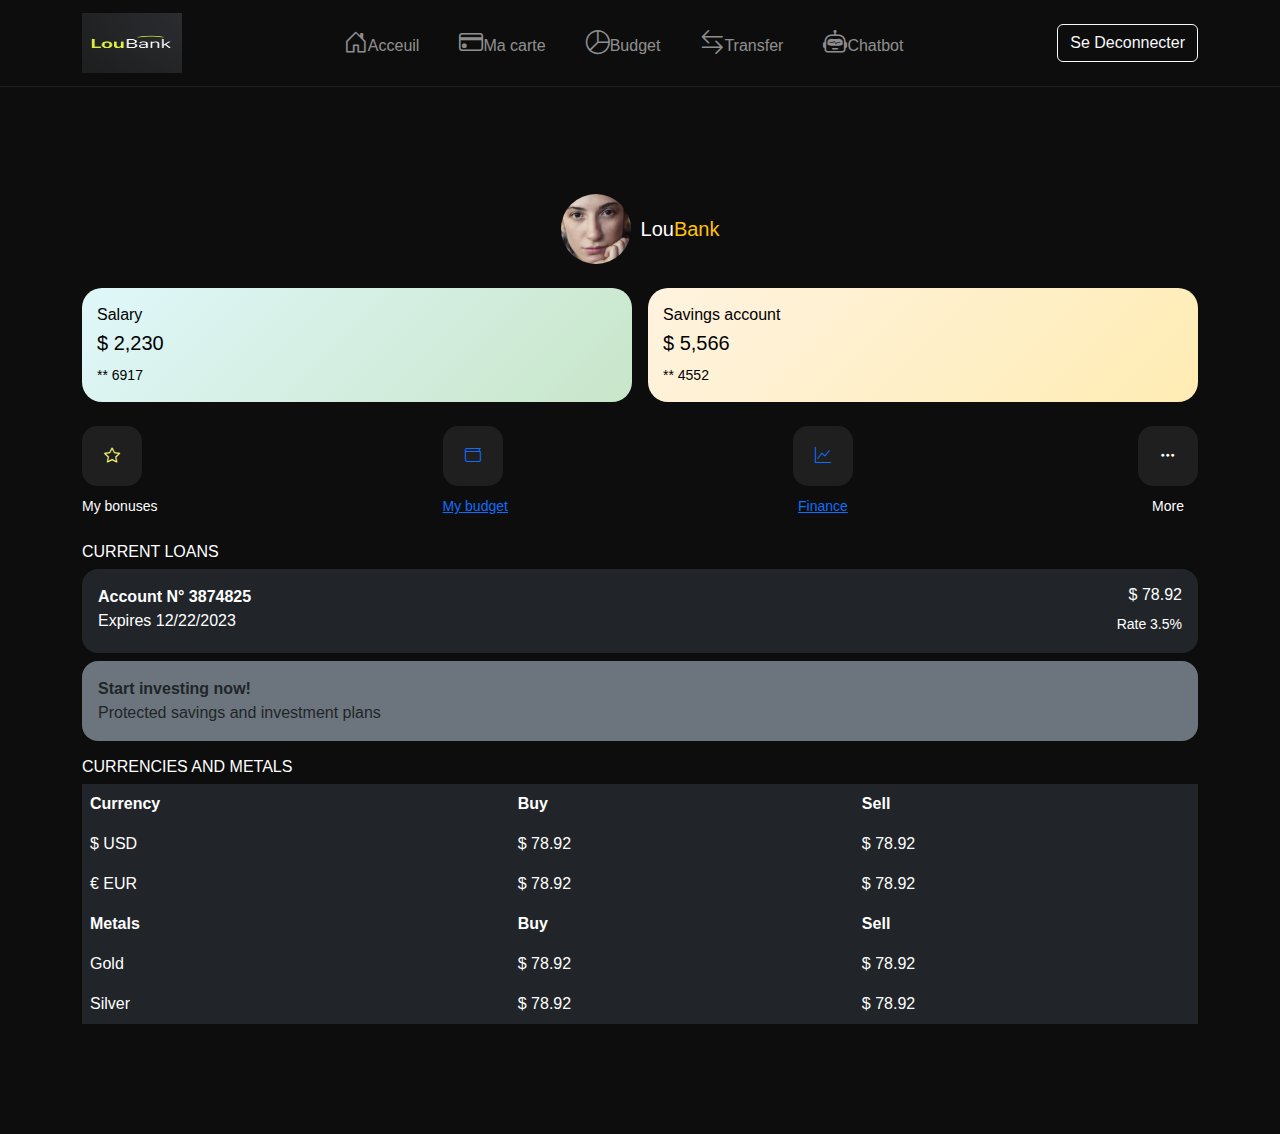
<file: index.html>
<!DOCTYPE html>
<html lang="fr">
<head>
  <meta charset="UTF-8" />
  <meta name="viewport" content="width=device-width, initial-scale=1" />
  <title>LouBank</title>

  <!-- Bootstrap CSS -->
  <link href="https://cdn.jsdelivr.net/npm/bootstrap@5.3.3/dist/css/bootstrap.min.css" rel="stylesheet" />
  <!-- Bootstrap Icons -->
  <link href="https://cdn.jsdelivr.net/npm/bootstrap-icons@1.10.5/font/bootstrap-icons.css" rel="stylesheet" />

  <style>
    body {
      background-color: #0d0d0d;
      color: white;
      font-family: 'Segoe UI', sans-serif;
      padding-top: 90px; /* espace pour compenser la navbar fixée */
      padding-bottom: 70px; /* espace pour compenser la navbar mobile en bas */
    }

    .card-custom {
      border-radius: 20px;
      padding: 15px;
      background: linear-gradient(135deg, #e0f7fa, #c8e6c9);
      color: black;
    }
    .card-custom-alt {
      border-radius: 20px;
      padding: 15px;
      background: linear-gradient(135deg, #fff3e0, #ffecb3);
      color: black;
    }
    .icon-box {
      width: 60px;
      height: 60px;
      border-radius: 15px;
      background-color: #1f1f1f;
      display: flex;
      align-items: center;
      justify-content: center;
    }
    .nav-bottom {
      position: fixed;
      bottom: 0;
      left: 0;
      right: 0;
      background-color: #0d0d0d;
      padding: 10px 0;
      display: flex;
      justify-content: space-around;
      align-items: center;
      border-top: 1px solid #222;
      z-index: 1030;
    }
    .nav-bottom i {
      font-size: 24px;
      color: white;
    }
    .nav-bottom a {
      color: white;
      text-decoration: none;
    }
    .nav-bottom a:hover i {
      color: #f9f871;
    }
    .rounded-circle {
      width: 70px;
      height: 70px;
      object-fit: cover;
      border-radius: 50%;
      display: block;
    }

    /* Correction : menu mobile ne masque pas le contenu */
    @media (max-width: 991px) {
      #navbarIcons.collapse.show {
        position: relative !important;
        background-color: #0d0d0d;
        padding: 1rem;
        box-shadow: none !important;
      }
    }

    /* Pour que l'icône étoile soit jaune */
    .icon-box .bi-star {
      color: #f9f871;
    }

    /* Pour enlever le bleu des icônes liées (wallet, graph), on force la couleur blanche */
    .icon-box a .bi-wallet,
    .icon-box a .bi-graph-up {
      color: white !important;
    }

    /* Conteneur du profil (photo + texte) centré verticalement et horizontalement */
    .profile-container {
      display: flex;
      align-items: center;
      justify-content: center; /* si tu veux centrer horizontalement aussi */
      gap: 10px;
      margin-bottom: 1.5rem;
    }
  </style>
</head>
<body>
  <!-- NAVBAR FIXE EN HAUT -->
  <div id="navbar-container" style="min-height: 80px;"></div>

  <div class="container py-4">
    <div class="profile-container">
      <img src="woman-2604283_1280.jpg" class="rounded-circle" alt="profile" />
      <h5 class="m-0">Lou<span class="text-warning">Bank</span></h5>
    </div>


    <div class="row g-3">
      <div class="col-6">
        <div class="card-custom">
          <p class="mb-1">Salary</p>
          <h5>$ 2,230</h5>
          <small>** 6917</small>
        </div>
      </div>
      <div class="col-6">
        <div class="card-custom-alt">
          <p class="mb-1">Savings account</p>
          <h5>$ 5,566</h5>
          <small>** 4552</small>
        </div>
      </div>
    </div>

    <div class="d-flex justify-content-between text-center mt-4">
      <div>
        <div class="icon-box mb-2"><i class="bi bi-star"></i></div>
        <small>My bonuses</small>
      </div>
      <div>
        <a href="page08.html">
          <div class="icon-box mb-2"><i class="bi bi-wallet"></i></div>
          <small>My budget</small>
        </a>
      </div>
      <div>
        <a href="page6.html">
          <div class="icon-box mb-2"><i class="bi bi-graph-up"></i></div>
          <small>Finance</small>
        </a>
      </div>
      <div>
        <div class="icon-box mb-2"><i class="bi bi-three-dots"></i></div>
        <small>More</small>
      </div>
    </div>

    <h6 class="mt-4">CURRENT LOANS</h6>
    <div class="bg-dark rounded-4 p-3 mb-2">
      <div class="d-flex justify-content-between">
        <div>
          <strong>Account N° 3874825</strong>
          <p class="mb-1">Expires 12/22/2023</p>
        </div>
        <div class="text-end">
          <h6>$ 78.92</h6>
          <small>Rate 3.5%</small>
        </div>
      </div>
    </div>

    <div class="bg-secondary rounded-4 p-3 mb-3 text-dark">
      <strong>Start investing now!</strong>
      <p class="mb-0">Protected savings and investment plans</p>
    </div>

    <h6>CURRENCIES AND METALS</h6>
    <table class="table table-dark table-borderless">
      <thead>
        <tr>
          <th>Currency</th>
          <th>Buy</th>
          <th>Sell</th>
        </tr>
      </thead>
      <tbody>
        <tr>
          <td>$ USD</td>
          <td>$ 78.92</td>
          <td>$ 78.92</td>
        </tr>
        <tr>
          <td>€ EUR</td>
          <td>$ 78.92</td>
          <td>$ 78.92</td>
        </tr>
      </tbody>
      <thead>
        <tr>
          <th>Metals</th>
          <th>Buy</th>
          <th>Sell</th>
        </tr>
      </thead>
      <tbody>
        <tr>
          <td>Gold</td>
          <td>$ 78.92</td>
          <td>$ 78.92</td>
        </tr>
        <tr>
          <td>Silver</td>
          <td>$ 78.92</td>
          <td>$ 78.92</td>
        </tr>
      </tbody>
    </table>
  </div>

  <!-- NAVBAR MOBILE EN BAS AVEC ICÔNES -->
  <div class="nav-bottom d-lg-none">
    <a href="index.html"><i class="bi bi-house-door"></i></a>
    <a href="cards.html"><i class="bi bi-credit-card"></i></a>
    <a href="page08.html"><i class="bi bi-pie-chart"></i></a>
    <a href="page1.html"><i class="bi bi-arrow-left-right"></i></a>
    <a href="page 10 11.html"><i class="bi bi-robot"></i></a>
  </div>

  <!-- Bootstrap JS -->
  <script src="https://cdn.jsdelivr.net/npm/bootstrap@5.3.3/dist/js/bootstrap.bundle.min.js"></script>

  <script>
    // Charger la navbar depuis le fichier navbar.html
    fetch('navbar.html')
      .then(response => response.text())
      .then(data => {
        document.getElementById('navbar-container').innerHTML = data;

        // Forcer style navbar sombre
        const navbar = document.querySelector('#navbar-container .navbar');
        if (navbar) {
          navbar.style.backgroundColor = '#0d0d0d';
          navbar.style.borderBottom = '1px solid #222';
        }

        // Cacher bouton hamburger sur mobile (max-width 991px)
        const hamburgerBtn = document.querySelector('.navbar-toggler');
        function toggleHamburgerVisibility() {
          if (window.innerWidth <= 991) {
            if (hamburgerBtn) hamburgerBtn.style.display = 'none';
          } else {
            if (hamburgerBtn) hamburgerBtn.style.display = 'block';
          }
        }
        toggleHamburgerVisibility();
        window.addEventListener('resize', toggleHamburgerVisibility);

        // Activer le menu hamburger (sur desktop/tablette)
        const navbarToggle = document.querySelector('.navbar-toggler');
        const navbarCollapse = document.querySelector('#navbarIcons');

        if (navbarToggle && navbarCollapse) {
          const bsCollapse = new bootstrap.Collapse(navbarCollapse, { toggle: false });

          navbarToggle.addEventListener('click', () => {
            if (navbarCollapse.classList.contains('show')) {
              bsCollapse.hide();
            } else {
              bsCollapse.show();
            }
          });
        }
      });
  </script>
</body>
</html>
</file>
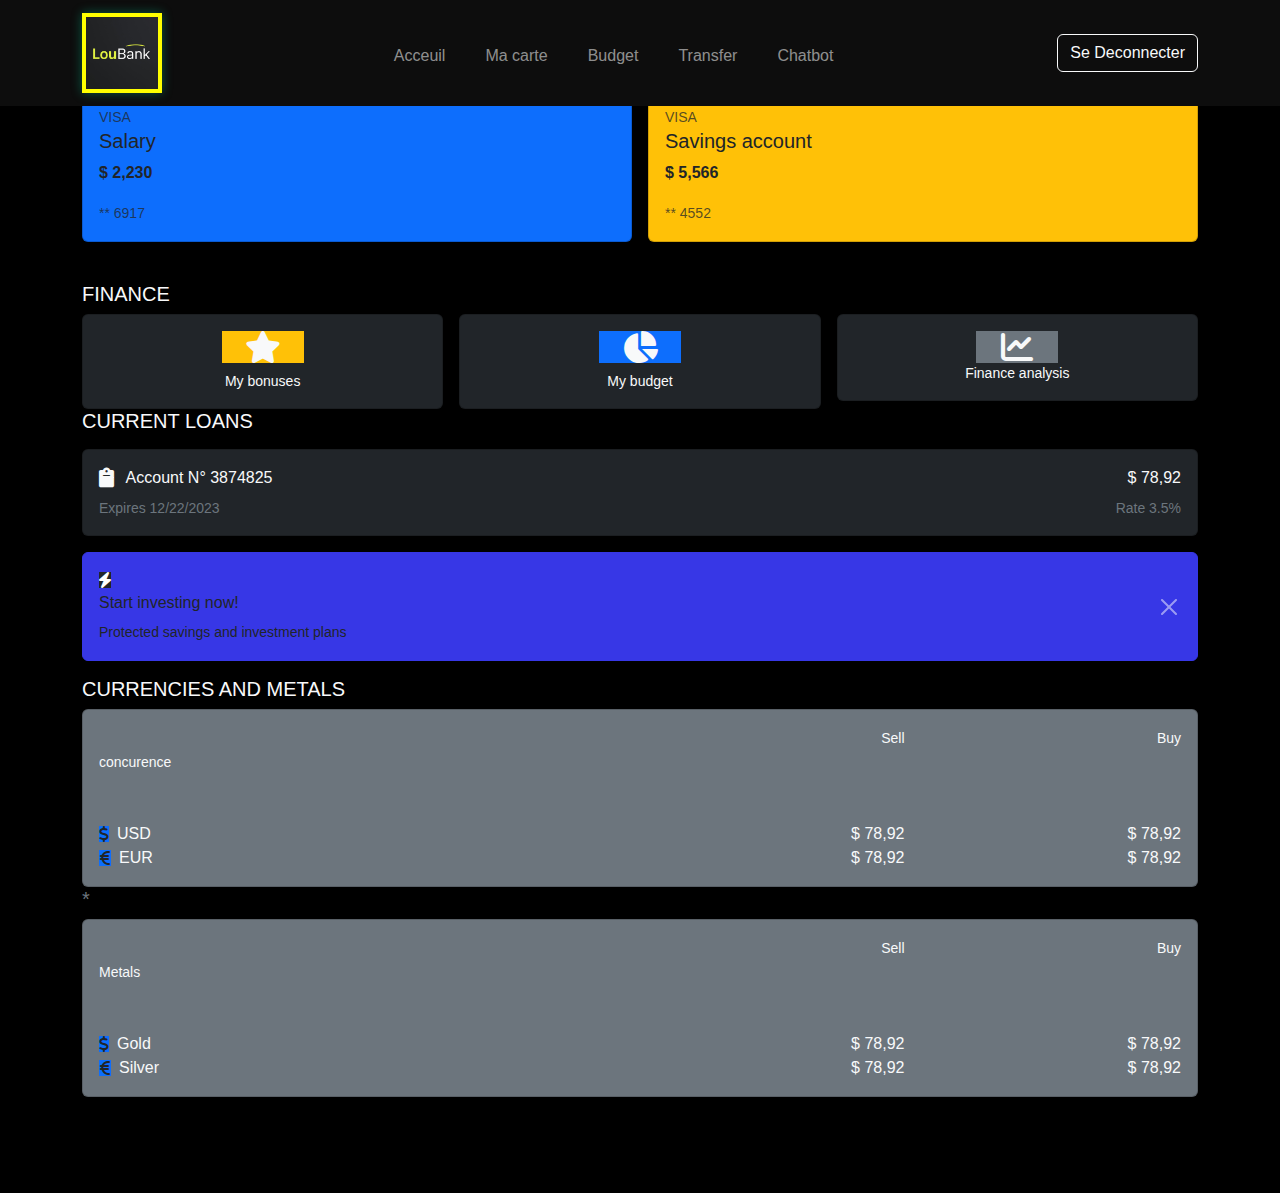
<file: index2.html>
<!DOCTYPE html>
<html lang="en">
<head>
    <meta charset="UTF-8">
    <meta name="viewport" content="width=device-width, initial-scale=1.0">
    <title>LouBank </title>
    <link href="https://cdn.jsdelivr.net/npm/bootstrap@5.3.3/dist/css/bootstrap.min.css" rel="stylesheet">
    <link rel="stylesheet" href="https://cdnjs.cloudflare.com/ajax/libs/font-awesome/6.0.0-beta3/css/all.min.css">
    <style>
    body {
      font-family: 'Poppins', sans-serif;
      background: black;
      color: #333;
    }

    .logo {
      width: 80px;
      height: 80px;
      border-radius: none;
      border: 4px solid yellow;
      box-shadow: 0 0 10px rgba(0, 204, 153, 0.4);
      transition: transform 0.5s ease;
    }

    .logo:hover {
      transform: scale(1.05);
    }

    h1 span {
      color: yellow;
    }

    .demo-btn {
    padding: 10px 20px;
    border-radius: 5px;
    background-color: yellow;
    color: black;
    font-weight: bold;
    text-decoration: none;
    display: inline-block;
    transition: background-color 0.3s ease;
    }

    .demo-btn:hover {
    background-color: gold;
    color: black;
    }

    
  </style>
</head>

    <div id="navbar-container"></div>

    <div class="container pt-5 pb-5 mb-5"> <div class="d-flex justify-content-between align-items-center mb-4 mt-3">
            
        </div>

        <div class="row row-cols-1 row-cols-md-2 g-3 mb-4">
            <div class="col">
                <div class="card card-light-green bg-primary">
                    <div class="card-body">
                        <small class="text-muted">VISA</small>
                        <h5 class="card-title">Salary</h5>
                        <p class="card-text fw-bold">$ 2,230</p>
                        <small class="text-muted">** 6917</small>
                    </div>
                </div>
            </div>
            <div class="col">
                <div class="card card-light-yellow bg-warning">
                    <div class="card-body">
                        <small class="text-muted">VISA</small>
                        <h5 class="card-title">Savings account</h5>
                        <p class="card-text fw-bold">$ 5,566</p>
                        <small class="text-muted">** 4552</small>
                    </div>
                </div>
            </div>
            <div class="col">
                </div>
        </div>

        <h5 class="text-light md-3">FINANCE</h5>
        <div class="row row-cols-3 g-3 md-4 text-center">
            <div class="col">
                <div class="card card-dark p-3 bg-dark muted text-light ">
                    <i class="fas fa-star fa-2x mb-2 bg-warning w-25 mx-auto"></i>
                    <small>My bonuses</small>
                </div>
            </div>
            <div class="col">
                <div class="card card-dark p-3 bg-dark muted text-light">
                    <i class="fas fa-chart-pie fa-2x mb-2 bg-primary w-25 mx-auto"></i>
                    <small>My budget</small>
                </div>
            </div>
            <div class="col">
                <div class="card card-dark p-3 bg-dark muted text-light">
                    <i class="fas fa-chart-line fa-2x md-2 bg-secondary w-25 mx-auto"></i>
                    <small>Finance analysis</small>
                </div>
            </div>
        </div>

        <h5 class="text-light mb-3">CURRENT LOANS</h5>
        <div class="card card-dark mb-3 bg-dark muted">
            <div class="card-body">
                <div class="d-flex justify-content-between align-items-center mb-2 text-light ">
                    <div>
                        <i class="fas fa-clipboard fa-lg me-2 bg-primary"></i>
                        <span>Account N° 3874825</span>
                    </div>
                    <span>$ 78,92</span>
                </div>
                <div class="d-flex justify-content-between align-items-center">
                    <small class="text-secondary muted">Expires 12/22/2023</small>
                    <small class="text-secondary muted">Rate 3.5%</small>
                </div>
            </div>
        </div>

        <div class="alert alert-info d-flex align-items-center justify-content-between md-4 p-3" role="alert" style="background-color: rgb(55, 55, 230); border-color: rgb(55, 55, 230) ; color: white;">
            <div class="">
                <i class="fas fa-bolt me-2 bg-dark"></i>
                <div>
                    <h6 class="alert-heading md-0 text-dark fa-bolt-12">Start investing now!</h6>
                    <small class="text-dark">Protected savings and investment plans</small>
                </div>
            </div>
            <button type="button" class="btn-close btn-close-white" data-bs-dismiss="alert" aria-label="Close"></button>
        </div>


        <h5 class="text-light md-3">CURRENCIES AND METALS</h5>
        <div class="card card-secondary p-3 md-5 bg-secondary">
            <div class="row md-2">
                <div class="col-6"></div>
                <div class="col-3 text-end text-light"><small>Sell</small></div>
                <div class="col-3 text-end text-light"><small>Buy</small></div>
                <div class="col-3 text-start  text-light mb-5"><small>concurence</small></div>
            </div>
            <div class="row align-items-center md-2 ">
                <div class="col-6 d-flex align-items-center text-light">
                    <i class="fas fa-dollar-sign me-2 bg-primary text-dark"></i> USD
                </div>
                <div class="col-3 text-end text-light">$ 78,92</div>
                <div class="col-3 text-end text-light">$ 78,92</div>
            </div>
            <div class="row align-items-center md-2">
                <div class="col-6 d-flex align-items-center text-light">
                    <i class="fas fa-euro-sign me-2 bg-primary text-dark"></i> EUR
                </div>
                <div class="col-3 text-end text-light">$ 78,92</div>
                <div class="col-3 text-end text-light">$ 78,92</div>
            </div>
            

        </div>
        <h5 class="text-secondary muted md-3"> *</h5>
        <div class="card card-dark p-3 md-5 bg-secondary">
            <div class="row md-2">
                <div class="col-6"></div>
                <div class="col-3 text-end text-light muted"><small>Sell</small></div>
                <div class="col-3 text-end text-light muted"><small>Buy</small></div>
                <div class="col-3 text-start  text-light muted mb-5"><small>Metals</small></div>
            </div>
            <div class="row align-items-center md-2 ">
                <div class="col-6 d-flex align-items-center text-light">
                    <i class="fas fa-dollar-sign me-2 bg-primary text-dark"></i> Gold
                </div>
                <div class="col-3 text-end text-light">$ 78,92</div>
                <div class="col-3 text-end text-light">$ 78,92</div>
            </div>
            <div class="row align-items-center md-2">
                <div class="col-6 d-flex align-items-center text-light">
                    <i class="fas fa-euro-sign me-2 bg-primary text-dark"></i> Silver
                </div>
                <div class="col-3 text-end text-light">$ 78,92</div>
                <div class="col-3 text-end text-light">$ 78,92</div>
            </div>

    </div>


    <script src="https://cdn.jsdelivr.net/npm/@popperjs/core@2.11.8/dist/umd/popper.min.js"></script>
    <script src="https://cdn.jsdelivr.net/npm/bootstrap@5.3.3/dist/js/bootstrap.min.js"></script>

    <script>
    fetch('navbar.html')
        .then(response => response.text())
        .then(data => {
        document.getElementById('navbar-container').innerHTML = data;
        });
    </script>

</body>
</html>
</file>
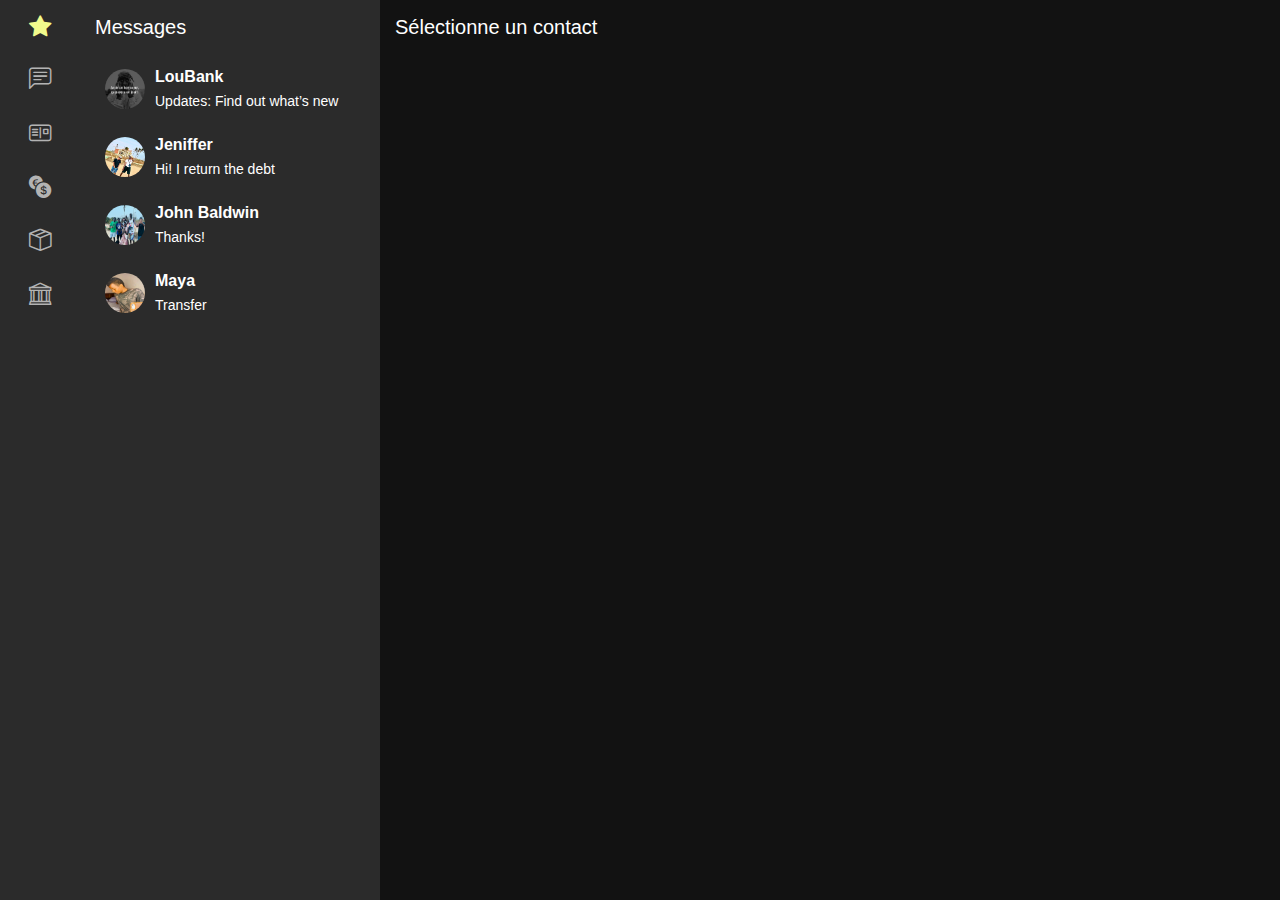
<file: page 10 11.html>
<!DOCTYPE html>
<html lang="fr">

<head>
  <meta charset="UTF-8" />
  <meta name="viewport" content="width=device-width, initial-scale=1" />
  <title>Messagerie bancaire</title>
  <link href="https://cdn.jsdelivr.net/npm/bootstrap@5.3.3/dist/css/bootstrap.min.css" rel="stylesheet" />
  <link href="https://cdn.jsdelivr.net/npm/bootstrap-icons@1.10.5/font/bootstrap-icons.css" rel="stylesheet" />
  <style>
        :root {
      --bg-main: #1e1e1e;
      --bg-surface: #2b2b2b;
      --bg-chat: #121212;
      --text-primary: #ffffff;
      --text-secondary: #b3b3b3;
      --accent-yellow: #f1fa8c;
      --accent-green: #50fa7b;
      --accent-cyan: #8be9fd;
    }

    * {
      box-sizing: border-box;
    }

    body,
    html {
      margin: 0;
      padding: 0;
      height: 100%;
      font-family: 'Segoe UI', sans-serif;
      background-color: var(--bg-main);
      color: var(--text-primary);
    }

    .sidebar {
      background-color: var(--bg-surface);
      width: 80px;
      height: 100vh;
      padding: 10px 0;
      display: flex;
      flex-direction: column;
      align-items: center;
      gap: 20px;
      position: fixed;
      left: 0;
      top: 0;
      z-index: 1000;
    }

    .sidebar i {
      font-size: 1.4rem;
      color: var(--text-secondary);
      cursor: pointer;
    }

    .sidebar i:hover,
    .sidebar i.active {
      color: var(--accent-yellow);
    }

    .main-content {
      margin-left: 80px;
      height: 100vh;
      display: flex;
      flex-direction: row;
    }

    .contacts-col {
      width: 300px;
      background-color: var(--bg-surface);
      overflow-y: auto;
      padding: 15px;
    }

    .contact-item {
      display: flex;
      align-items: center;
      padding: 10px;
      border-radius: 8px;
      cursor: pointer;
    }

    .contact-item:hover,
    .contact-item.active {
      background-color: var(--accent-yellow);
      color: var(--bg-main);
    }

    .avatar {
      width: 40px;
      height: 40px;
      border-radius: 50%;
      margin-right: 10px;
    }

    .chat-area {
      flex: 1;
      background-color: var(--bg-chat);
      display: flex;
      flex-direction: column;
      justify-content: space-between;
      padding: 15px;
      overflow: hidden;
    }

    #chatWindow {
      flex: 1;
      overflow-y: auto;
      padding-right: 10px;
    }

    .message {
      max-width: 70%;
      margin: 5px 0;
      padding: 10px 15px;
      border-radius: 12px;
    }

    .user1 {
      background-color: var(--accent-yellow);
      color: var(--bg-main);
      align-self: flex-end;
    }

    .user2 {
      background-color: #cde9ff;
      color: #000;
      align-self: flex-start;
    }

    #inputArea {
      display: flex;
      gap: 8px;
      margin-top: 10px;
    }

    #messageInput {
      flex: 1;
      padding: 10px;
      border-radius: 8px;
      border: none;
    }

    #sendBtn {
      padding: 0 20px;
      border-radius: 8px;
      background-color: var(--accent-yellow);
      border: none;
      color: var(--bg-main);
    }

    @media (max-width: 768px) {
      .sidebar {
        flex-direction: column;
        width: 60px;
        height: 100vh;
        top: 0;
        left: 0;
      }

      .main-content {
        margin-left: 60px;
        flex-direction: column;
      }

      .contacts-col {
        display: none;
      }

      .chat-area {
        flex: 1;
        min-height: 100vh;
      }
    }
  </style>
</head>

<body>

  <div class="sidebar">
    <i class="bi bi-star-fill active" title="Actions"></i>
    <i class="bi bi-chat-left-text" title="Channels"></i>
    <i class="bi bi-postcard" title="Postcards"></i>
    <i class="bi bi-currency-exchange" title="Transfer Money"></i>
    <i class="bi bi-box-seam" title="Lou Bonuses"></i>
    <i class="bi bi-bank" title="Lou Assets"></i>
  </div>

  <div class="main-content">
    <div class="contacts-col">
      <h5 class="mb-3">Messages</h5>
      <div class="contact-item" data-user="LouBank">
        <img src="images.jpeg" class="avatar" />
        <div>
          <strong>LouBank</strong><br /><small>Updates: Find out what’s new</small>
        </div>
      </div>
      <div class="contact-item" data-user="Jeniffer">
        <img src="WhatsApp Image 2025-06-23 à 02.50.09_e354bdf1.jpg" class="avatar" />
        <div>
          <strong>Jeniffer</strong><br /><small>Hi! I return the debt</small>
        </div>
      </div>
      <div class="contact-item" data-user="John Baldwin">
        <img src="WhatsApp Image 2025-06-23 à 02.50.06_f9376acf.jpg" class="avatar" />
        <div>
          <strong>John Baldwin</strong><br /><small>Thanks!</small>
        </div>
      </div>
      <div class="contact-item" data-user="Maya">
        <img src="WhatsApp Image 2025-06-13 à 16.02.42_864e9f19.jpg" class="avatar" />
        <div>
          <strong>Maya</strong><br /><small>Transfer</small>
        </div>
      </div>
    </div>

    <div class="chat-area">
      <h5 id="chatWith">Sélectionne un contact</h5>
      <div id="chatWindow" class="d-flex flex-column"></div>
      <div id="inputArea" style="display:none">
        <input id="messageInput" placeholder="Message" />
        <button id="sendBtn">Envoyer</button>
      </div>
    </div>
  </div>

  <script>
    document.addEventListener('DOMContentLoaded', () => {
      const contacts = document.querySelectorAll('.contact-item');
      const chatWindow = document.getElementById('chatWindow');
      const inputArea = document.getElementById('inputArea');
      const messageInput = document.getElementById('messageInput');
      const sendBtn = document.getElementById('sendBtn');
      const chatWith = document.getElementById('chatWith');
      const history = {};
      let selectedContact = null;

      function appendMessage(cls, text) {
        const msg = document.createElement('div');
        msg.className = `message ${cls}`;
        msg.textContent = text;
        chatWindow.appendChild(msg);
        chatWindow.scrollTop = chatWindow.scrollHeight;
        if (selectedContact) history[selectedContact].push(msg);
      }

      contacts.forEach(item => {
        const user = item.dataset.user;
        history[user] = [];
        item.addEventListener('click', () => {
          selectedContact = user;
          contacts.forEach(c => c.classList.remove('active'));
          item.classList.add('active');

          chatWith.textContent = 'Discussion avec ' + user;
          chatWindow.innerHTML = '';
          history[user].forEach(m => chatWindow.appendChild(m));
          inputArea.style.display = 'flex';

          setTimeout(() => appendMessage('user2', `Bonjour ${user}, comment puis-je vous aider aujourd’hui ?`), 300);
        });
      });

      sendBtn.addEventListener('click', () => {
        const text = messageInput.value.trim();
        if (!text || !selectedContact) return;
        appendMessage('user1', text);
        messageInput.value = '';

        setTimeout(() => {
          let response = 'Je suis désolé, je n’ai pas compris.';
          if (/solde/i.test(text)) response = 'Votre solde est de 1 234 567 FCFA.';
          else if (/virement/i.test(text)) response = 'Vers quel compte souhaitez-vous transférer ?';
          else if (/bonjour|salut|coucou|bonsoir/i.test(text)) {
            const reps = ['Salut ! Comment puis-je vous aider ?', 'Bonjour, que souhaitez-vous faire aujourd’hui ?'];
            response = reps[Math.floor(Math.random() * reps.length)];
          }
          appendMessage('user2', response);
        }, 700);
      });
    });

      </script>
</body>

</html>
</file>
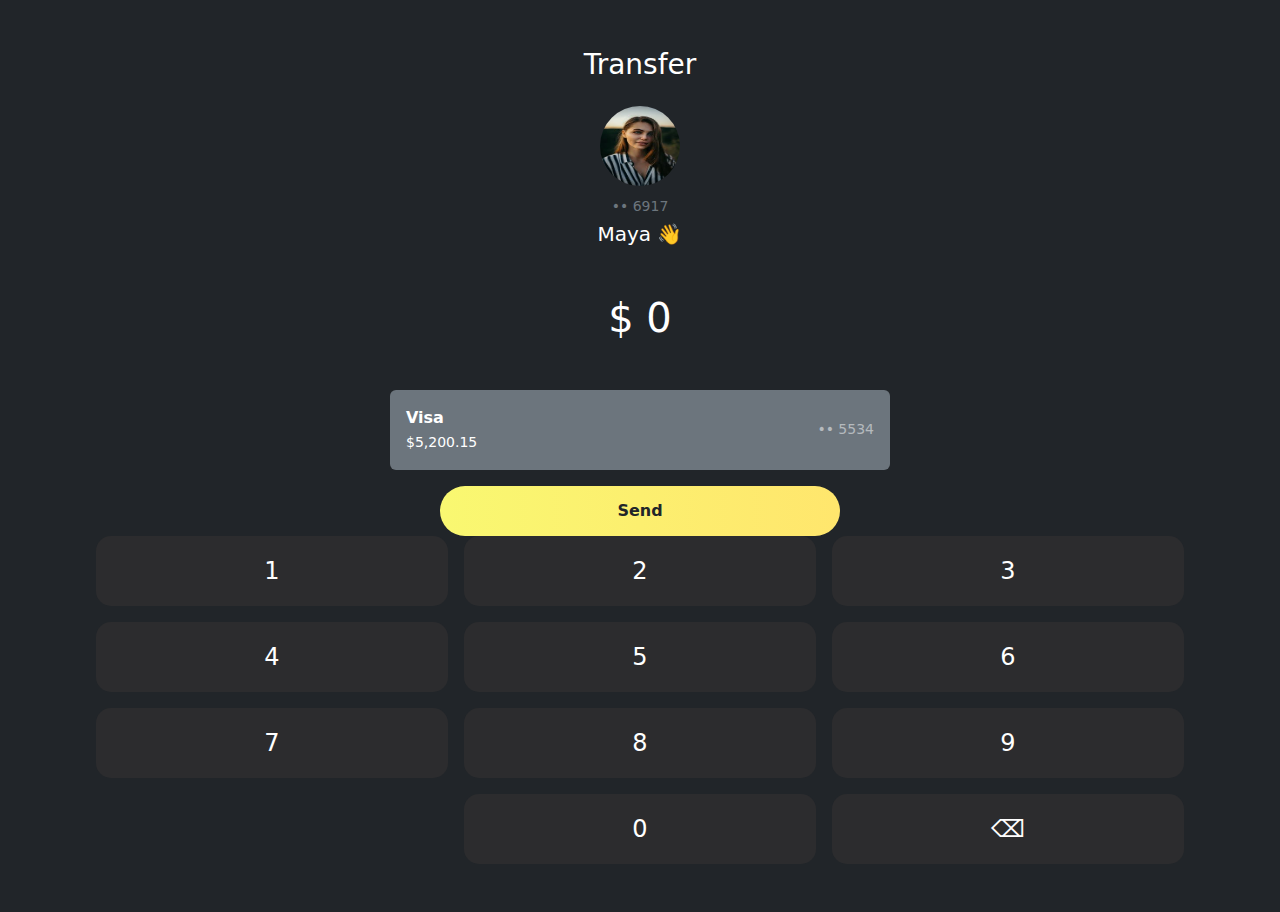
<file: page07.html>
<!DOCTYPE html>
<html lang="en">
<head>
  <meta charset="UTF-8" />
  <meta name="viewport" content="width=device-width, initial-scale=1.0"/>
  <title>Transfer</title>

  <!-- Bootstrap CSS -->
  <link href="https://cdn.jsdelivr.net/npm/bootstrap@5.3.3/dist/css/bootstrap.min.css" rel="stylesheet">

  <!-- Custom CSS -->
  <link rel="stylesheet" href="page7.css">
</head>

<body class="bg-dark text-white">

  <div class="container-fluid py-5 px-5" style="max-width: 100%;">

    <!-- Header -->
    <div class="text-center mb-4">
      <h3>Transfer</h3>
    </div>

    <!-- Contact Info -->
    <div class="text-center mb-5">
      <img src="portrait.jpeg" class="rounded-circle mb-2" alt="User Image" style="width: 80px; height: 80px;">
      <div><small class="text-secondary">•• 6917</small></div>
      <h5 class="mt-1">Maya 👋</h5>
    </div>

    <!-- Amount -->
    <div class="text-center mb-5">
      <h1 id="amount-display">$ <span id="amount">0</span></h1>
    </div>

    <!-- Carte Visa -->
<div class="d-flex justify-content-between align-items-center bg-secondary rounded p-3 mb-3" style="max-width: 500px; margin: 0 auto;">
  <div>
    <strong>Visa</strong><br>
    <small>$5,200.15</small>
  </div>
  <small class="text-white-50">•• 5534</small>
</div>

<!-- Bouton Send (encore plus petit) -->
<div class="text-center" style="max-width: 400px; margin: 0 auto;">
  <button id="sendBtn" class="btn btn-warning w-100 text-dark fw-bold py-1">Send</button>
</div>



    <!-- Numeric Keypad -->
    <div class="row text-center g-3 px-5">
      <div class="col-4">
        <button class="btn btn-key w-100 py-3" onclick="addDigit(1)">1</button>
      </div>
      <div class="col-4">
        <button class="btn btn-key w-100 py-3" onclick="addDigit(2)">2</button>
      </div>
      <div class="col-4">
        <button class="btn btn-key w-100 py-3" onclick="addDigit(3)">3</button>
      </div>
      <div class="col-4">
        <button class="btn btn-key w-100 py-3" onclick="addDigit(4)">4</button>
      </div>
      <div class="col-4">
        <button class="btn btn-key w-100 py-3" onclick="addDigit(5)">5</button>
      </div>
      <div class="col-4">
        <button class="btn btn-key w-100 py-3" onclick="addDigit(6)">6</button>
      </div>
      <div class="col-4">
        <button class="btn btn-key w-100 py-3" onclick="addDigit(7)">7</button>
      </div>
      <div class="col-4">
        <button class="btn btn-key w-100 py-3" onclick="addDigit(8)">8</button>
      </div>
      <div class="col-4">
        <button class="btn btn-key w-100 py-3" onclick="addDigit(9)">9</button>
      </div>
      <div class="col-4"></div>
      <div class="col-4">
        <button class="btn btn-key w-100 py-3" onclick="addDigit(0)">0</button>
      </div>
      <div class="col-4">
        <button class="btn btn-key w-100 py-3" onclick="deleteDigit()">⌫</button>
      </div>
    </div>

  </div>

  <!-- Script -->
  <script src="page7.js"></script>
</body>
</html>
</file>
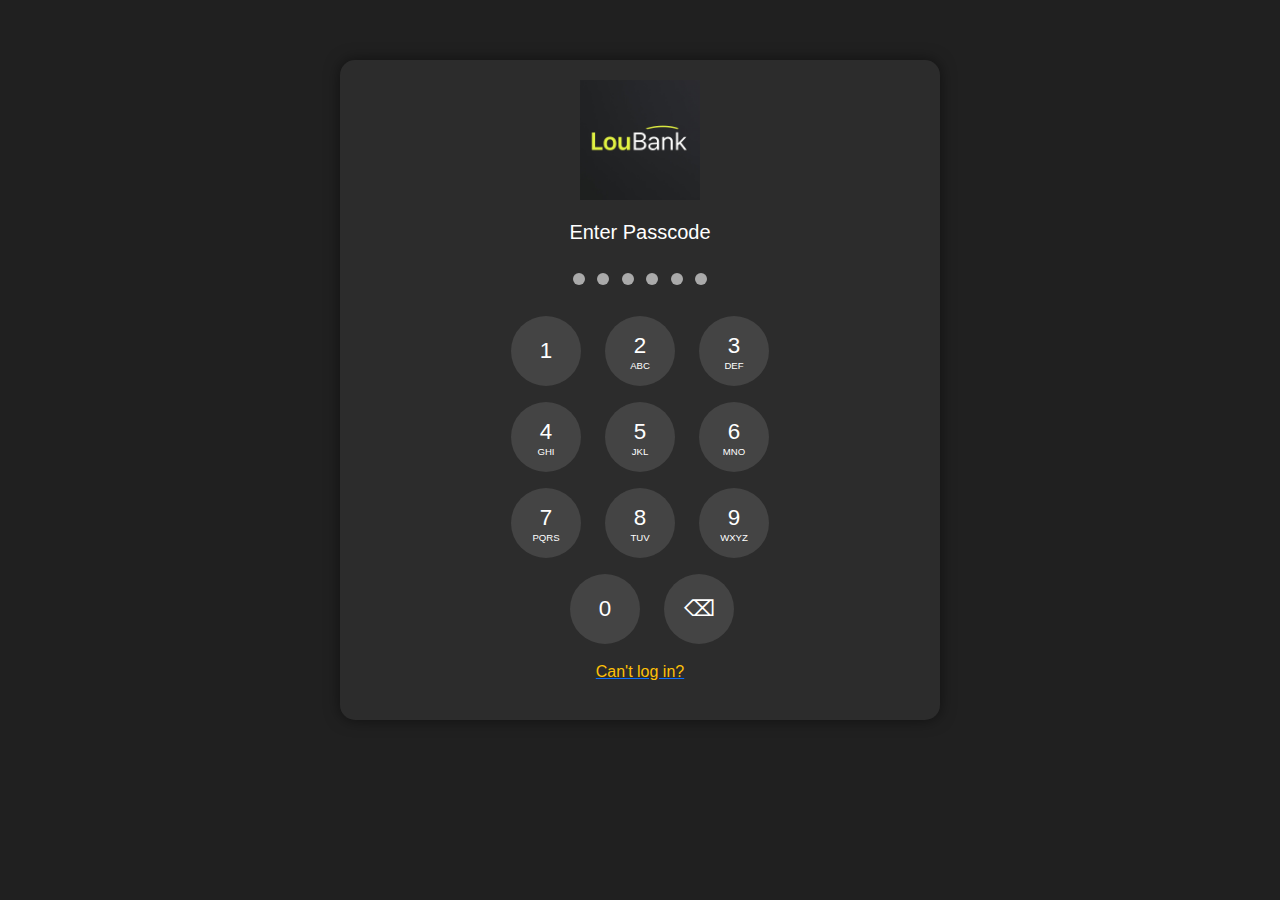
<file: page2.html>
<!DOCTYPE html>
<html lang="en">
<head>
  <meta charset="UTF-8" />
  <meta name="viewport" content="width=device-width, initial-scale=1.0"/>
  <title>Clavier Numérique</title>
  <link href="https://cdn.jsdelivr.net/npm/bootstrap@5.3.7/dist/css/bootstrap.min.css" rel="stylesheet">
  <style>
    body {
      background-color: #202020;
      color: #fff;
      margin: 0;
      font-family: Arial, sans-serif;
      overflow-x: hidden;
    }

    .container-main {
      max-width: 600px;
      margin: 60px auto;
      padding: 20px;
      background-color: #2c2c2c;
      border-radius: 15px;
      box-shadow: 0 0 15px rgba(0, 0, 0, 0.5);
    }

    .logobank img {
      max-width: 120px;
      margin-bottom: 20px;
    }

    .dot {
      width: 12px;
      height: 12px;
      background: #aaa;
      border-radius: 50%;
      display: inline-block;
    }

    .circle-btn {
      width: 70px;
      height: 70px;
      border-radius: 50%;
      background-color: #444;
      color: white;
      border: none;
      font-size: 1.4rem;
      transition: background 0.2s;
    }

    .circle-btn:hover {
      background-color: #666;
    }

    .btn-label {
      font-size: 0.6rem;
      margin-top: -4px;
    }
    

    @media (max-width: 768px) {
      .container-main {
        margin: 20px auto;
        border-radius: 0;
        box-shadow: none;
      }

      .circle-btn {
        width: 22vw;
        max-width: 80px;
        aspect-ratio: 1 / 1;
      }
    }
  </style>
</head>
<body>

  <div class="container-main text-center">
    <div class="logobank">
      <img src="WhatsApp Image 2025-07-14 à 13.17.02_c5ed49f3.jpg" alt="logo">
    </div>

    <h5 class="mb-4">Enter Passcode</h5>

    <div class="mb-4">
      <span class="dot mx-1"></span>
      <span class="dot mx-1"></span>
      <span class="dot mx-1"></span>
      <span class="dot mx-1"></span>
      <span class="dot mx-1"></span>
      <span class="dot mx-1"></span>
    </div>

    <div class="container">
      <!-- Ligne 1 -->
      <div class="row mb-3 justify-content-center">
        <div class="col-auto">
          <button class="circle-btn d-flex flex-column justify-content-center align-items-center">1</button>
        </div>
        <div class="col-auto">
          <button class="circle-btn d-flex flex-column justify-content-center align-items-center">
            2
            <small class="btn-label">ABC</small>
          </button>
        </div>
        <div class="col-auto">
          <button class="circle-btn d-flex flex-column justify-content-center align-items-center">
            3
            <small class="btn-label">DEF</small>
          </button>
        </div>
      </div>

      <!-- Ligne 2 -->
      <div class="row mb-3 justify-content-center">
        <div class="col-auto">
          <button class="circle-btn d-flex flex-column justify-content-center align-items-center">
            4
            <small class="btn-label">GHI</small>
          </button>
        </div>
        <div class="col-auto">
          <button class="circle-btn d-flex flex-column justify-content-center align-items-center">
            5
            <small class="btn-label">JKL</small>
          </button>
        </div>
        <div class="col-auto">
          <button class="circle-btn d-flex flex-column justify-content-center align-items-center">
            6
            <small class="btn-label">MNO</small>
          </button>
        </div>
      </div>

      <!-- Ligne 3 -->
      <div class="row mb-3 justify-content-center">
        <div class="col-auto">
          <button class="circle-btn d-flex flex-column justify-content-center align-items-center">
            7
            <small class="btn-label">PQRS</small>
          </button>
        </div>
        <div class="col-auto">
          <button class="circle-btn d-flex flex-column justify-content-center align-items-center">
            8
            <small class="btn-label">TUV</small>
          </button>
        </div>
        <div class="col-auto">
          <button class="circle-btn d-flex flex-column justify-content-center align-items-center">
            9
            <small class="btn-label">WXYZ</small>
          </button>
        </div>
      </div>

      <!-- Ligne 4 -->
      <div class="row mb-3 justify-content-center">
        <div class="col-auto"></div>
        <div class="col-auto">
          <button class="circle-btn">0</button>
        </div>
        <div class="col-auto">
          <button class="circle-btn">⌫</button>
        </div>
      </div>

      <a href="page3.html"><p class="text-warning mt-3">Can't log in?</p></a>
    </div>
  </div>

  <script src="https://cdn.jsdelivr.net/npm/bootstrap@5.3.7/dist/js/bootstrap.bundle.min.js"></script>
</body>
</html>
</file>
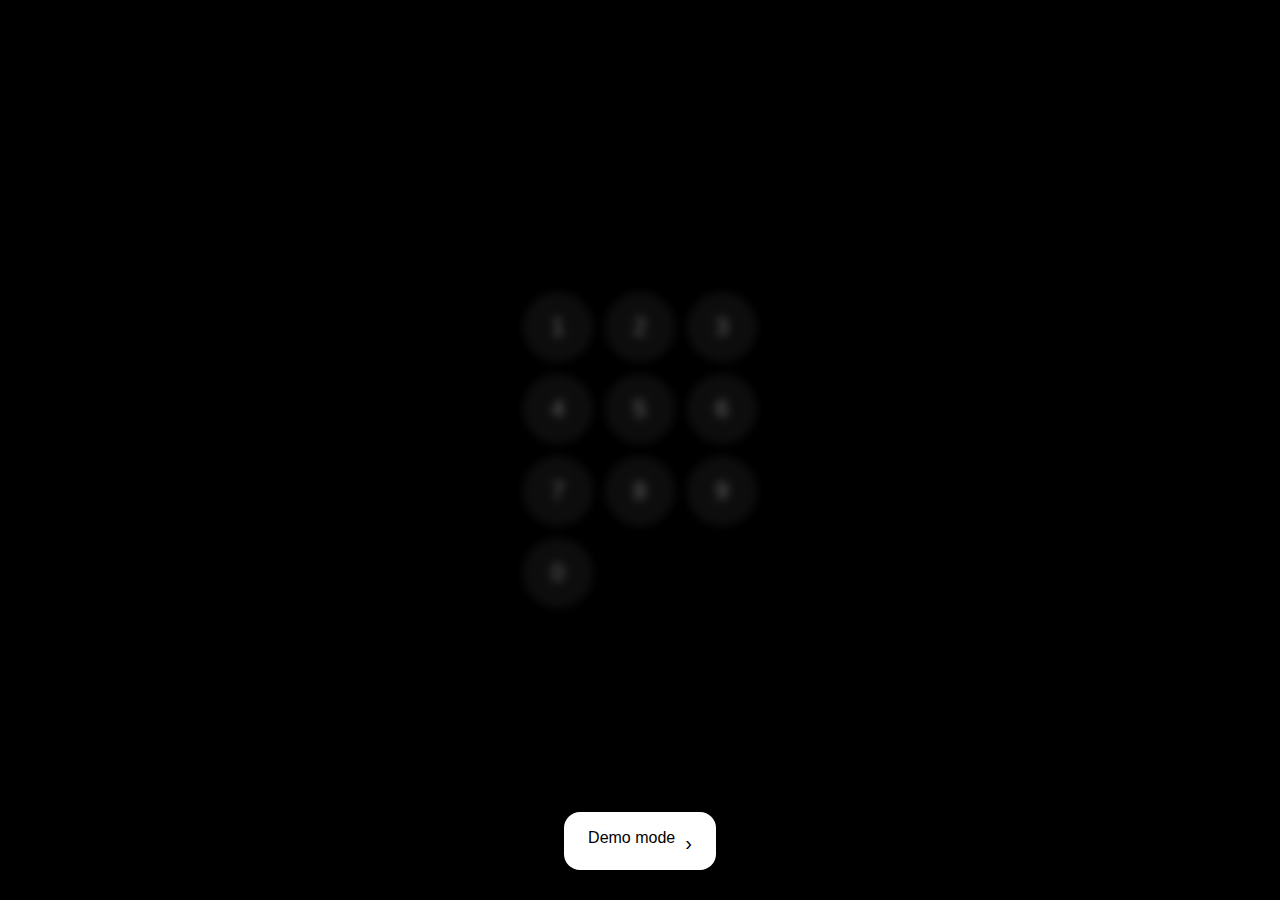
<file: page3.html>
<!DOCTYPE html>
<html lang="en">
<head>
  <meta charset="UTF-8" />
  <meta name="viewport" content="width=device-width, initial-scale=1.0"/>
  <title>LouBank - Demo Mode</title>
  <link href="https://cdn.jsdelivr.net/npm/bootstrap@5.3.2/dist/css/bootstrap.min.css" rel="stylesheet">

  <style>
    * {
      box-sizing: border-box;
    }

    body, html {
      margin: 0;
      padding: 0;
      height: 100%;
      background-color: black;
      font-family: sans-serif;
    }

    .background-content {
      position: absolute;
      top: 0;
      left: 0;
      z-index: 1;
      width: 100%;
      height: 100%;
      display: flex;
      justify-content: center;
      align-items: center;
      filter: blur(4px);
      opacity: 0.4;
    }

    .keyboard {
      display: grid;
      grid-template-columns: repeat(3, 70px);
      grid-gap: 12px;
      justify-content: center;
    }

    .key {
      width: 70px;
      height: 70px;
      border-radius: 50%;
      background-color: #222;
      color: #fff;
      display: flex;
      justify-content: center;
      align-items: center;
      font-size: 24px;
      user-select: none;
    }

    .overlay-content {
      position: relative;
      z-index: 2;
      height: 100%;
      display: flex;
      flex-direction: column;
      justify-content: flex-end;
      align-items: center;
      padding: 30px 20px;
    }

    .demo-btn {
      background: white;
      color: black;
      padding: 14px 24px;
      font-size: 16px;
      border-radius: 16px;
      border: none;
      width: 100%;
      max-width: 340px;
      box-shadow: 0 4px 10px rgba(0, 0, 0, 0.2);
      font-weight: 500;
    }

    .demo-btn::after {
      content: '›';
      float: right;
      font-size: 20px;
      margin-left: 10px;
      transform: translateY(2px);
    }

    @media (max-width: 400px) {
      .key {
        width: 60px;
        height: 60px;
        font-size: 20px;
      }

      .keyboard {
        grid-template-columns: repeat(3, 60px);
        grid-gap: 10px;
      }
    }
  </style>
</head>
<body>

  <!-- Clavier bi diaroul ay boutton you barri -->
  <div class="background-content">
    <div class="keyboard">
      <div class="key">1</div>
      <div class="key">2</div>
      <div class="key">3</div>
      <div class="key">4</div>
      <div class="key">5</div>
      <div class="key">6</div>
      <div class="key">7</div>
      <div class="key">8</div>
      <div class="key">9</div>
      <div class="key">0</div>
    </div>
  </div>

  <!-- Bouton bi overlay diaroul js -->
  <div class="overlay-content">
     <a href="page2.html"><button class="demo-btn"> Demo mode</button></a>
  </div>

</body>
</html>
</file>
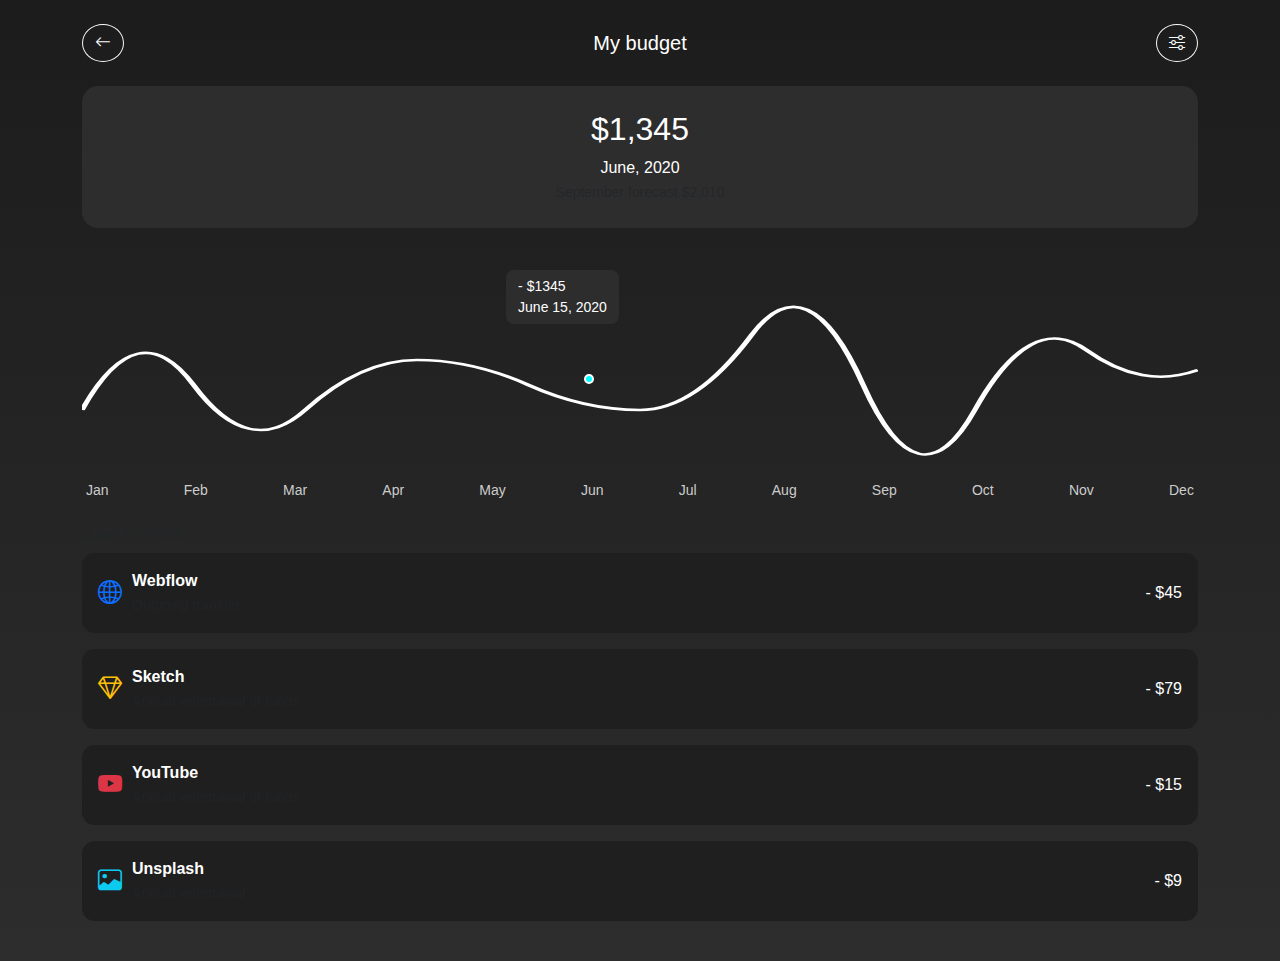
<file: page6.html>
<!DOCTYPE html>
<html lang="fr">
<head>
  <meta charset="UTF-8" />
  <meta name="viewport" content="width=device-width, initial-scale=1.0" />
  <title>Mon Budget</title>
  <link href="https://cdn.jsdelivr.net/npm/bootstrap@5.3.0/dist/css/bootstrap.min.css" rel="stylesheet">
  <link href="https://cdn.jsdelivr.net/npm/bootstrap-icons/font/bootstrap-icons.css" rel="stylesheet">
  <style>
    body {
      background: linear-gradient(to bottom, #1c1c1c, #2d2d2d);
      color: white;
      font-family: 'Segoe UI', sans-serif;
    }

    .budget-box {
      background-color: #2d2d2d;
      padding: 1.5rem;
      border-radius: 1rem;
      margin-bottom: 2rem;
    }

    .chart-container {
      position: relative;
      height: 200px;
      width: 100%;
      margin-bottom: 30px;
    }

    .graph-svg {
      width: 100%;
      height: 100%;
    }

    .graph-point {
      position: absolute;
      background-color: #00ffff;
      border: 2px solid white;
      border-radius: 50%;
      width: 10px;
      height: 10px;
      top: 57%;
      left: 45%;
      z-index: 10;
    }

    .graph-label {
      position: absolute;
      top: 10px;
      left: 38%;
      background-color: #2d2d2d;
      padding: 6px 12px;
      border-radius: 8px;
      font-size: 14px;
      white-space: nowrap;
    }

    .graph-label::after {
      content: "";
      position: absolute;
      bottom: -5px;
      left: 50%;
      transform: translateX(-50%);
      border: 6px solid transparent;
      border-top-color: #2d2d2d;
    }

    .months {
      display: flex;
      justify-content: space-between;
      font-size: 14px;
      color: #ccc;
      margin-top: -10px;
      padding: 0 4px;
    }

    .expense-item {
      background-color: #1f1f1f;
      padding: 1rem;
      border-radius: 0.8rem;
      margin-bottom: 1rem;
    }

    .expense-item i {
      font-size: 1.5rem;
      margin-right: 10px;
    }
  </style>
</head>
<body>

  <div class="container py-4">
    <!-- Header -->
    <div class="d-flex justify-content-between align-items-center">
      <a href="page08.html" class="btn btn-outline-light rounded-circle">
        <i class="bi bi-arrow-left"></i>
      </a>
      <h5 class="text-center mb-0">My budget</h5>
      <button class="btn btn-outline-light rounded-circle">
        <i class="bi bi-sliders"></i>
      </button>
    </div>


    <!-- Budget Résumé -->
    <div class="budget-box mt-4 text-center">
      <h2>$1,345</h2>
      <p class="mb-0">June, 2020</p>
      <small class="text-muted">September forecast $2,010</small>
    </div>

    <!-- Graphique -->
    <div class="chart-container">
      <!-- SVG Courbe -->
      <svg class="graph-svg" viewBox="0 0 100 40" preserveAspectRatio="none">
        <path d="M0,30 
                 Q5,10 10,25 
                 T20,30 
                 T30,20 
                 T40,25 
                 T50,30 
                 T60,15 
                 T70,25 
                 T80,30 
                 T90,18 
                 T100,22" 
              stroke="#ffffff" stroke-width="0.5" fill="none" />
      </svg>

      <!-- Point actif sur Juin -->
      <div class="graph-label">- $1345<br>June 15, 2020</div>
      <div class="graph-point"></div>
    </div>

    <!-- Mois -->
    <div class="months">
      <div>Jan</div>
      <div>Feb</div>
      <div>Mar</div>
      <div>Apr</div>
      <div>May</div>
      <div>Jun</div>
      <div>Jul</div>
      <div>Aug</div>
      <div>Sep</div>
      <div>Oct</div>
      <div>Nov</div>
      <div>Dec</div>
    </div>

    <!-- Transactions -->
    <h6 class="text-muted mt-4">June 15, 2020</h6>

    <div class="expense-item d-flex justify-content-between align-items-center">
      <div class="d-flex align-items-center">
        <i class="bi bi-globe2 text-primary"></i>
        <div>
          <strong>Webflow</strong><br/>
          <small class="text-muted">Outgoing transfer</small>
        </div>
      </div>
      <div>- $45</div>
    </div>

    <div class="expense-item d-flex justify-content-between align-items-center">
      <div class="d-flex align-items-center">
        <i class="bi bi-gem text-warning"></i>
        <div>
          <strong>Sketch</strong><br/>
          <small class="text-muted">Annual withdrawal of funds</small>
        </div>
      </div>
      <div>- $79</div>
    </div>

    <div class="expense-item d-flex justify-content-between align-items-center">
      <div class="d-flex align-items-center">
        <i class="bi bi-youtube text-danger"></i>
        <div>
          <strong>YouTube</strong><br/>
          <small class="text-muted">Annual withdrawal of funds</small>
        </div>
      </div>
      <div>- $15</div>
    </div>

    <div class="expense-item d-flex justify-content-between align-items-center">
      <div class="d-flex align-items-center">
        <i class="bi bi-image text-info"></i>
        <div>
          <strong>Unsplash</strong><br/>
          <small class="text-muted">Annual withdrawal</small>
        </div>
      </div>
      <div>- $9</div>
    </div>
  </div>

</body>
</html>
</file>
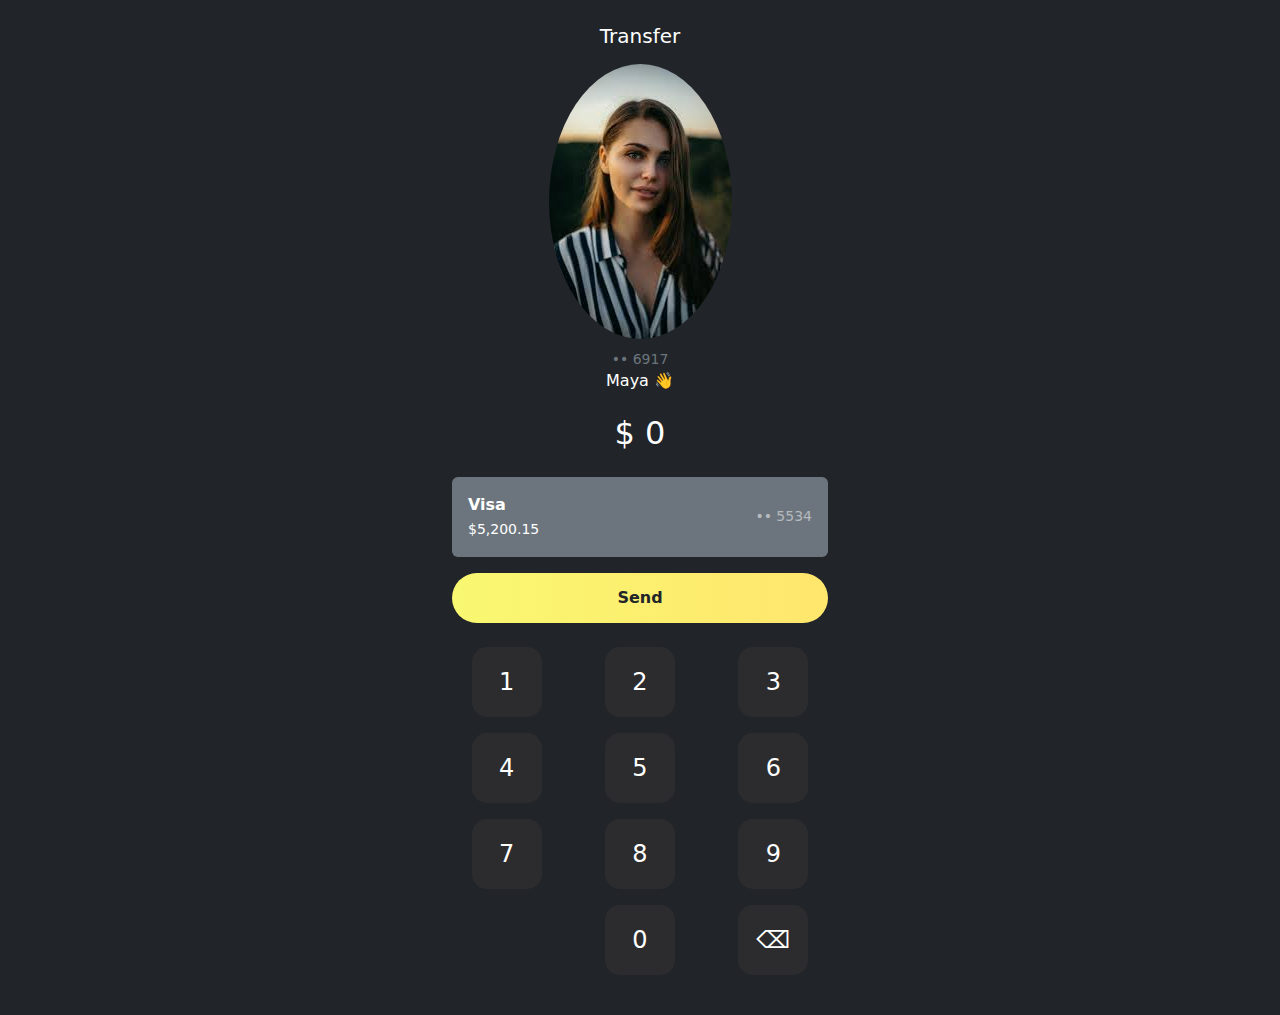
<file: page7.html>
<!DOCTYPE html>
<html lang="en">
<head>
  <meta charset="UTF-8" />
  <meta name="viewport" content="width=device-width, initial-scale=1.0"/>
  <title>Transfer</title>

  <!-- Bootstrap CSS -->
  <link href="https://cdn.jsdelivr.net/npm/bootstrap@5.3.3/dist/css/bootstrap.min.css" rel="stylesheet">

  <!-- Custom CSS -->
  <link rel="stylesheet" href="page7.css">
</head>

<body class="bg-dark text-white">

  <div class="container py-4" style="max-width: 400px;">

    <!-- Header -->
    <div class="text-center mb-3">
      <h5>Transfer</h5>
    </div>

    <!-- Contact Info -->
    <div class="text-center mb-4">
      <img src="portrait.jpeg" class="rounded-circle mb-2" alt="User Image">
      <div><small class="text-secondary">•• 6917</small></div>
      <h6>Maya 👋</h6>
    </div>

    <!-- Amount -->
    <div class="text-center mb-4">
      <h2 id="amount-display">$ <span id="amount">0</span></h2>
    </div>

    <!-- Card Info -->
    <div class="d-flex justify-content-between align-items-center bg-secondary rounded p-3 mb-3">
      <div>
        <strong>Visa</strong><br>
        <small>$5,200.15</small>
      </div>
      <small class="text-white-50">•• 5534</small>
    </div>

    <!-- Send Button -->
    <button id="sendBtn" class="btn btn-warning w-100 mb-4 text-dark fw-bold">Send</button>

    <!-- Numeric Keypad -->
    <div class="row text-center">
      <div class="col-4 mb-3">
        <button class="btn btn-key" onclick="addDigit(1)">1</button>
      </div>
      <div class="col-4 mb-3">
        <button class="btn btn-key" onclick="addDigit(2)">2</button>
      </div>
      <div class="col-4 mb-3">
        <button class="btn btn-key" onclick="addDigit(3)">3</button>
      </div>
      <div class="col-4 mb-3">
        <button class="btn btn-key" onclick="addDigit(4)">4</button>
      </div>
      <div class="col-4 mb-3">
        <button class="btn btn-key" onclick="addDigit(5)">5</button>
      </div>
      <div class="col-4 mb-3">
        <button class="btn btn-key" onclick="addDigit(6)">6</button>
      </div>
      <div class="col-4 mb-3">
        <button class="btn btn-key" onclick="addDigit(7)">7</button>
      </div>
      <div class="col-4 mb-3">
        <button class="btn btn-key" onclick="addDigit(8)">8</button>
      </div>
      <div class="col-4 mb-3">
        <button class="btn btn-key" onclick="addDigit(9)">9</button>
      </div>
      <div class="col-4 mb-3"></div>
      <div class="col-4 mb-3">
        <button class="btn btn-key" onclick="addDigit(0)">0</button>
      </div>
      <div class="col-4 mb-3">
        <button class="btn btn-key" onclick="deleteDigit()">⌫</button>
      </div>
    </div>

  </div>

  <!-- Script -->
  <script src="page7.js"></script>
</body>
</html>
</file>
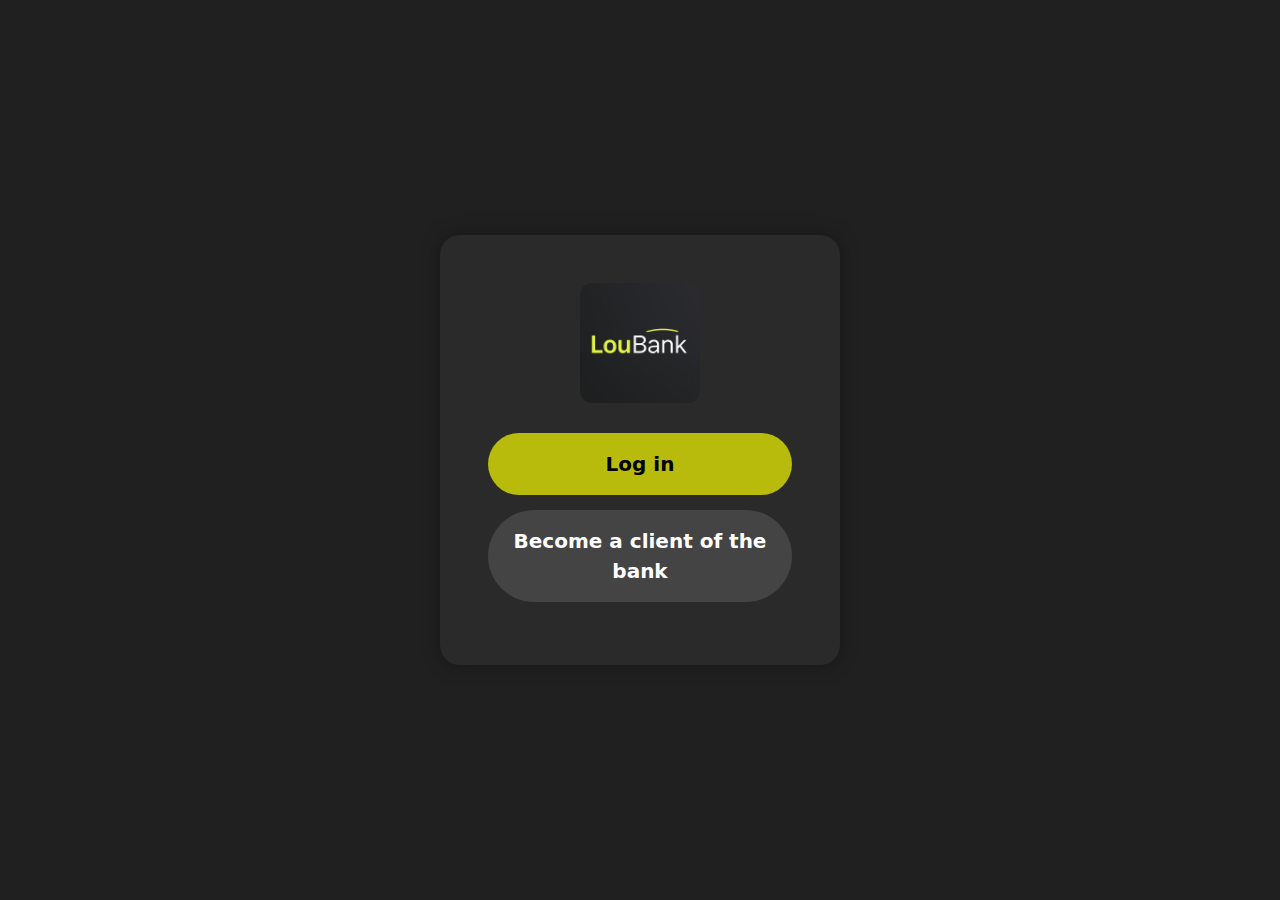
<file: page9.html>
<!DOCTYPE html>
<html lang="fr">
<head>
  <meta charset="UTF-8" />
  <meta name="viewport" content="width=device-width, initial-scale=1" />
  <title>Boutons simples</title>
  <link href="https://cdn.jsdelivr.net/npm/bootstrap@5.3.1/dist/css/bootstrap.min.css" rel="stylesheet" />
  <style>
    body {
      background-color: #202020;
      min-height: 100vh;
      display: flex;
      justify-content: center;
      align-items: center;
      margin: 0;
      color: #fff;
    }

    .container-box {
      max-width: 400px;
      width: 100%;
      padding: 2rem;
      background-color: #2a2a2a;
      border-radius: 20px;
      text-align: center;
      box-shadow: 0 0 20px rgba(0,0,0,0.3);
    }

    .logobank {
      width: 120px;
      margin: 0 auto 30px auto;
    }

    .logobank img {
      width: 100%;
      height: auto;
      object-fit: contain;
      border-radius: 12px;
    }

    .btn-custom {
      width: 100%;
      border-radius: 50px;
      font-weight: 600;
      font-size: 18px;
      padding: 14px;
      margin-bottom: 15px;
      border: none;
    }

    .btn-yellow {
      background-color: #b8bb0c;
      color: #000;
    }

    .btn-gray {
      background-color: #444444;
      color: #fff;
    }

    @media (min-width: 768px) {
      .container-box {
        padding: 3rem;
      }

      .btn-custom {
        font-size: 20px;
        padding: 16px;
      }
    }
  </style>
</head>
<body>

  <div class="container-box">
    <div class="logobank">
      <img src="WhatsApp Image 2025-07-14 à 13.17.02_c5ed49f3.jpg" alt="logo">
    </div>

    <button class="btn-custom btn-yellow">Log in</button>
    <button class="btn-custom btn-gray">Become a client of the bank</button>
  </div>

  <script src="https://cdn.jsdelivr.net/npm/bootstrap@5.3.1/dist/js/bootstrap.bundle.min.js"></script>
</body>
</html>
</file>
<file: page7.css>
body {
  background-color: #121212;
}

.btn-key {
  width: 70px;
  height: 70px;
  font-size: 24px;
  background-color: #2c2c2e;
  color: white;
  border-radius: 15px;
  border: none;
}

.btn-key:active {
  background-color: #3a3a3c;
}

#sendBtn {
  background: linear-gradient(90deg, #f9f871, #ffe66d);
  border: none;
  border-radius: 30px;
  height: 50px;
  font-weight: bold;
}
</file>
